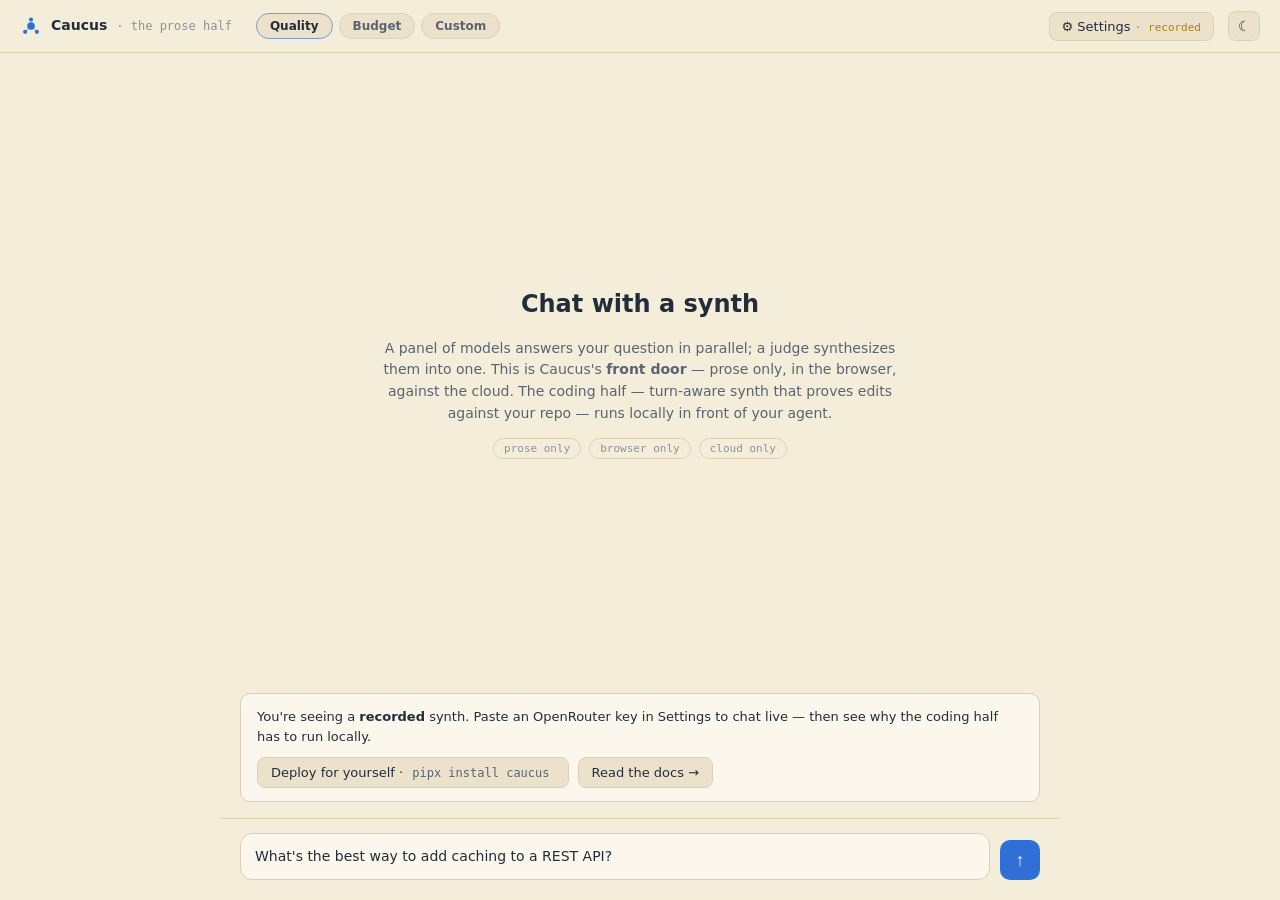
<file: demo/index.html>
<!doctype html>
<html lang="en">
<head>
<meta charset="utf-8">
<meta name="viewport" content="width=device-width, initial-scale=1">
<title>Caucus — the prose half</title>
<link rel="icon" type="image/svg+xml" href="data:image/svg+xml,<svg xmlns='http://www.w3.org/2000/svg' viewBox='0 0 64 64'><g stroke='%232f6fd6' stroke-width='3.4' stroke-linecap='round' opacity='.34' fill='none'><line x1='32' y1='32' x2='32' y2='13'/><line x1='32' y1='32' x2='15' y2='49'/><line x1='32' y1='32' x2='49' y2='49'/></g><g fill='%232f6fd6'><circle cx='32' cy='13' r='6'/><circle cx='15' cy='49' r='6'/><circle cx='49' cy='49' r='6'/><circle cx='32' cy='32' r='11'/></g></svg>">
<meta name="description" content="Chat with a synth: a panel of models answers, a judge synthesizes them into one. The front door to Caucus, a local sovereign synth proxy for coding agents.">
<style>
  :root{
    --mono:ui-monospace,"SF Mono",Menlo,Consolas,monospace;
    --sans:-apple-system,BlinkMacSystemFont,"Segoe UI",Roboto,system-ui,sans-serif;
  }
  :root,[data-theme="light"]{ /* light: cream bg + blue */
    --bg:#f4edda;--panel:#fbf7ec;--panel2:#ece2cb;--border:#ddd0b2;--text:#222d3b;
    --muted:#586472;--faint:#8892a0;--accent:#1f9d6b;--cloud:#2f6fd6;--judge:#4257c4;--warn:#b07d12;
    --blue:#2f6fd6;--cream:#b78a3d;--err:#cf4a4a;--topbar:rgba(244,237,218,.92);
  }
  [data-theme="dark"]{ /* dark: navy bg + cream + blue */
    --bg:#0e1622;--panel:#161f2e;--panel2:#1d2838;--border:#2a384b;--text:#f2ebd9;
    --muted:#9db0c6;--faint:#69788c;--accent:#63d0a6;--cloud:#5ea2ff;--judge:#ead9b3;--warn:#e3b54f;
    --blue:#5ea2ff;--cream:#ead9b3;--err:#f0857f;--topbar:rgba(14,22,34,.92);
  }
  .themebtn{background:var(--panel2);border:1px solid var(--border);color:var(--text);
    border-radius:8px;width:32px;height:30px;cursor:pointer;font-size:14px;line-height:1}
  *{box-sizing:border-box} html,body{height:100%}
  body{margin:0;background:var(--bg);color:var(--text);font-family:var(--sans);font-size:14px;
    line-height:1.55;display:flex;flex-direction:column}
  .top{display:flex;align-items:center;gap:14px;padding:11px 20px;border-bottom:1px solid var(--border)}
  .brand{font-weight:600;display:flex;align-items:center;gap:9px}
  .brandmark{display:inline-flex;color:var(--blue)}.brandmark svg{display:block}
  .brand small{color:var(--faint);font:400 12px var(--mono)}
  .presets{display:flex;gap:6px;margin-left:10px}
  .preset{background:var(--panel2);border:1px solid var(--border);color:var(--muted);font:600 12px var(--sans);
    padding:5px 13px;border-radius:20px;cursor:pointer}
  .preset.on{color:var(--text);border-color:color-mix(in srgb,var(--blue) 55%,var(--border))}
  .gear{margin-left:auto;background:var(--panel2);border:1px solid var(--border);color:var(--text);
    border-radius:8px;padding:6px 12px;cursor:pointer;font:13px var(--sans)}
  .modepill{font:11px var(--mono);color:var(--warn)}

  main{flex:1;min-height:0;display:flex;flex-direction:column;max-width:840px;width:100%;margin:0 auto}
  .transcript{flex:1;overflow-y:auto;padding:24px 20px;display:flex;flex-direction:column;gap:20px}
  .hero{margin:auto;text-align:center;max-width:540px;color:var(--muted)}
  .hero h1{color:var(--text);font-size:24px;margin:0 0 10px}
  .hero .walls{display:flex;gap:8px;justify-content:center;flex-wrap:wrap;margin-top:14px;font:11px var(--mono);color:var(--faint)}
  .hero .walls span{border:1px solid var(--border);border-radius:20px;padding:3px 10px}

  .msg{display:flex;gap:12px}
  .msg .who{width:30px;height:30px;border-radius:7px;flex-shrink:0;display:flex;align-items:center;
    justify-content:center;font:600 11px var(--mono);border:1px solid var(--border)}
  .msg.user .who{background:var(--panel2);color:var(--cloud)}
  .msg.bot .who{background:color-mix(in srgb,var(--judge) 20%,var(--panel2));color:var(--judge);
    border-color:color-mix(in srgb,var(--judge) 35%,var(--border))}
  .bubble{min-width:0;flex:1}
  .bubble .tag{font:11px var(--mono);color:var(--judge);margin-bottom:5px}
  .bubble .body{white-space:pre-wrap;word-wrap:break-word}
  .panel-toggle{margin-top:10px;font:12px var(--sans);color:var(--muted);background:var(--panel);
    border:1px solid var(--border);border-radius:8px;padding:7px 11px;cursor:pointer;display:inline-block}
  .panel-detail{margin-top:10px;display:none;gap:10px;grid-template-columns:1fr}
  .panel-detail.show{display:grid}
  @media(min-width:680px){.panel-detail.show{grid-template-columns:repeat(3,1fr)}}
  .pcol{background:var(--panel);border:1px solid var(--border);border-radius:9px;padding:11px;font-size:12.5px}
  .pcol h4{margin:0 0 6px;font:600 11px var(--mono);color:var(--cloud);display:flex;justify-content:space-between}
  .pcol .b{white-space:pre-wrap;color:var(--muted)}
  .synthing{color:var(--judge);font:12px var(--mono);display:inline-flex;align-items:center;gap:7px}
  .synthing .s{width:11px;height:11px;border:2px solid color-mix(in srgb,var(--judge) 35%,transparent);
    border-top-color:var(--judge);border-radius:50%;animation:rot .7s linear infinite}
  @keyframes rot{to{transform:rotate(360deg)}}

  .composer{display:flex;gap:10px;align-items:flex-end;padding:14px 20px 20px;border-top:1px solid var(--border)}
  .composer textarea{flex:1;resize:none;background:var(--panel);border:1px solid var(--border);border-radius:12px;
    padding:12px 14px;color:var(--text);font:14px var(--sans);max-height:180px;line-height:1.5}
  .composer textarea:focus{outline:none;border-color:var(--muted)}
  .composer button{width:40px;height:40px;border-radius:10px;border:0;cursor:pointer;background:var(--blue);
    color:var(--bg);font-size:18px;font-weight:700;flex-shrink:0}

  .banner{margin:0 20px 16px;background:var(--panel);border:1px solid var(--border);border-radius:10px;padding:13px 16px}
  .banner p{margin:0 0 10px;font-size:13px} .banner .ctas{display:flex;gap:9px;flex-wrap:wrap}
  .banner button{background:var(--panel2);border:1px solid var(--border);color:var(--text);border-radius:8px;
    padding:7px 13px;cursor:pointer;font:13px var(--sans)}
  code{font:12px var(--mono);background:var(--panel2);padding:1px 5px;border-radius:4px;color:var(--muted)}

  .sheet{position:fixed;inset:0;background:rgba(0,0,0,.5);display:none;align-items:center;justify-content:center;z-index:20}
  .sheet.show{display:flex}
  .sheet .box{background:var(--panel);border:1px solid var(--border);border-radius:14px;padding:22px;
    width:min(560px,92vw);max-height:88vh;overflow-y:auto}
  .sheet h3{margin:0 0 4px} .sheet .sub{color:var(--faint);font-size:12px;margin-bottom:16px}
  .sheet section{margin-bottom:18px} .sheet label{display:block;font:12px var(--mono);color:var(--muted);margin-bottom:5px}
  .layers{display:flex;gap:8px;flex-wrap:wrap}
  .layer{background:var(--panel2);border:1px solid var(--border);color:var(--muted);border-radius:8px;
    padding:7px 12px;cursor:pointer;font:13px var(--sans)}
  .layer.on{color:var(--text);border-color:color-mix(in srgb,var(--accent) 50%,var(--border))}
  .sheet input{width:100%;background:var(--bg);border:1px solid var(--border);border-radius:8px;padding:9px 11px;
    color:var(--text);font:12px var(--mono);margin-bottom:8px}
  .sheet .row{display:flex;gap:10px;align-items:center;flex-wrap:wrap}
  .fp{font:12px var(--mono);color:var(--accent)} .note{color:var(--faint);font-size:11.5px;margin-top:6px}
  .sheet .close{float:right;background:var(--panel2);border:1px solid var(--border);color:var(--text);
    border-radius:7px;padding:4px 11px;cursor:pointer}
</style>
</head>
<body>
  <div class="top">
    <div class="brand"><span class="brandmark" aria-hidden="true"><svg viewBox="0 0 64 64" width="22" height="22" fill="currentColor"><g stroke="currentColor" stroke-width="3.4" stroke-linecap="round" opacity=".34" fill="none"><line x1="32" y1="32" x2="32" y2="13"/><line x1="32" y1="32" x2="15" y2="49"/><line x1="32" y1="32" x2="49" y2="49"/></g><circle cx="32" cy="13" r="6"/><circle cx="15" cy="49" r="6"/><circle cx="49" cy="49" r="6"/><circle cx="32" cy="32" r="11"/></svg></span> Caucus <small>· the prose half</small></div>
    <div class="presets" id="presets">
      <span class="preset on" data-preset="quality">Quality</span>
      <span class="preset" data-preset="budget">Budget</span>
      <span class="preset" data-preset="custom">Custom</span>
    </div>
    <button class="gear" id="gear">⚙ Settings <span class="modepill" id="modepill">· recorded</span></button>
    <button class="themebtn" id="themebtn" title="Toggle light / dark" aria-label="Toggle theme">☾</button>
  </div>

  <main>
    <div class="transcript" id="transcript">
      <div class="hero" id="hero">
        <h1>Chat with a synth</h1>
        <p>A panel of models answers your question in parallel; a judge synthesizes them into one. This is
          Caucus's <b>front door</b> — prose only, in the browser, against the cloud. The coding half —
          turn-aware synth that proves edits against your repo — runs locally in front of your agent.</p>
        <div class="walls"><span>prose only</span><span>browser only</span><span>cloud only</span></div>
      </div>
    </div>
    <div class="banner" id="banner">
      <p id="bannerText">You're seeing a <b>recorded</b> synth. Paste an OpenRouter key in Settings to chat live —
        then see why the coding half has to run locally.</p>
      <div class="ctas">
        <button onclick="window.open('https://github.com/NakliTechie/caucus','_blank')">Deploy for yourself · <code>pipx install caucus</code></button>
        <button onclick="window.open('https://github.com/NakliTechie/caucus#readme','_blank')">Read the docs →</button>
      </div>
    </div>
    <form class="composer" id="composer">
      <textarea id="input" rows="1" placeholder="Ask anything…  (Enter to send)">What's the best way to add caching to a REST API?</textarea>
      <button type="submit" aria-label="Send">↑</button>
    </form>
  </main>

  <div class="sheet" id="sheet">
    <div class="box">
      <button class="close" id="close">close</button>
      <h3>Settings</h3>
      <div class="sub">Caucus's demo is a single static file — a client, not a proxy. It never calls a backend and never touches local Ollama.</div>
      <section>
        <label>Layer</label>
        <div class="layers" id="layers">
          <span class="layer on" data-layer="canned">▶ Recorded run</span>
          <span class="layer" data-layer="shared">🎁 Shared free key</span>
          <span class="layer" data-layer="byok">🔑 Your OpenRouter key</span>
        </div>
        <div class="note" id="layernote">A recorded real run — zero keys, bulletproof. What every first-time visitor sees.</div>
      </section>
      <section id="byoksec" style="display:none">
        <label>OpenRouter API key (browser-only — never leaves this page except to OpenRouter)</label>
        <input id="key" type="password" placeholder="sk-or-..." autocomplete="off">
        <div class="row"><label style="margin:0"><input type="checkbox" id="persist"> remember on this device</label>
          <span class="fp" id="keyfp"></span>
          <button class="close" id="forget" style="display:none;float:none">forget</button></div>
      </section>
      <section>
        <label>Panel (comma-separated OpenRouter models) — used by Custom + live layers</label>
        <input id="panel" type="text" value="openai/gpt-4o-mini, anthropic/claude-3.5-haiku, google/gemini-flash-1.5">
        <label>Judge</label>
        <input id="judge" type="text" value="openai/gpt-4o-mini">
      </section>
    </div>
  </div>

<script>
"use strict";
const $=id=>document.getElementById(id);
const esc=s=>String(s).replace(/[&<>"]/g,c=>({"&":"&amp;","<":"&lt;",">":"&gt;",'"':"&quot;"}[c]));
const OPENROUTER="https://openrouter.ai/api/v1/chat/completions";
let layer="canned", preset="quality";

// Layer 2 — shared free key, funded at DEPLOY time (public by design). Empty here → explains + falls back.
const SHARED_KEY="", SHARED_CAP=40, SHARED_USES="caucus_demo_shared_uses";
const sharedLeft=()=>Math.max(0,SHARED_CAP-(+localStorage.getItem(SHARED_USES)||0));
const spendShared=()=>localStorage.setItem(SHARED_USES,String((+localStorage.getItem(SHARED_USES)||0)+1));

// Preset panels (Quality vs Budget); Custom reads the Settings inputs.
const PRESETS={
  quality:{panel:["openai/gpt-4o","anthropic/claude-3.5-sonnet","google/gemini-pro-1.5"],judge:"anthropic/claude-3.5-sonnet"},
  budget:{panel:["openai/gpt-4o-mini","anthropic/claude-3.5-haiku","google/gemini-flash-1.5"],judge:"openai/gpt-4o-mini"},
};
function combo(){ if(preset==="custom") return {panel:$("panel").value.split(",").map(s=>s.trim()).filter(Boolean),judge:$("judge").value.trim()}; return PRESETS[preset]; }

const CANNED={
  panel:[
    {model:"openai/gpt-4o",text:"Start at the HTTP layer: set explicit Cache-Control (max-age, s-maxage, stale-while-revalidate) and ETag/Last-Modified on cacheable GETs, then put a CDN or reverse proxy (Varnish, Cloudflare) in front so public reads never touch your app. Mark anything user-specific as private or no-store."},
    {model:"anthropic/claude-3.5-sonnet",text:"For expensive computed responses, use an application cache (Redis) with the cache-aside pattern: look up, miss → compute → store with a TTL. The hard part is invalidation — tie cache keys to the entities they derive from and bust them on write. Keep TTLs short for volatile data, longer for stable reads."},
    {model:"google/gemini-pro-1.5",text:"Decide what to cache before how: profile for read-heavy, recomputed-often endpoints. Design cache keys that include all inputs that change the output (path, query, auth scope). Protect against thundering-herd with a lock or request coalescing so a cold key doesn't trigger N simultaneous recomputes."}
  ],
  judge:"Layer your caching rather than picking one:\n\n1. HTTP + CDN for public GETs — Cache-Control (s-maxage, stale-while-revalidate) + ETags, fronted by a CDN/reverse proxy so reads never hit your app. Mark user-specific responses private/no-store.\n2. Application cache-aside (Redis) for expensive computed responses — look up → on miss compute and store with a TTL. Make invalidation first-class: key by the entities a response derives from and bust on write; short TTLs for volatile data.\n3. Operational guards — cache keys must include every input that changes the output (path, query, auth scope); add request coalescing / a lock to prevent stampedes on cold keys.\n\nTrade-off: aggressive TTLs maximise hit-rate but risk staleness — start conservative and lengthen where correctness allows."
};

// ---- chat plumbing ----
function addUser(text){ $("hero")?.remove();
  $("transcript").insertAdjacentHTML("beforeend",
    `<div class="msg user"><div class="who">you</div><div class="bubble"><div class="body">${esc(text)}</div></div></div>`);
  scroll(); }
function addBot(){ const id="b"+Date.now();
  $("transcript").insertAdjacentHTML("beforeend",
    `<div class="msg bot" id="${id}"><div class="who">synth</div><div class="bubble">
      <div class="tag" id="${id}-tag"><span class="synthing"><span class="s"></span>panel answering…</span></div>
      <div class="body" id="${id}-body"></div>
      <button class="panel-toggle" id="${id}-pt" style="display:none">▾ show the 3 model answers</button>
      <div class="panel-detail" id="${id}-pd"></div></div></div>`);
  scroll(); return id; }
function scroll(){ const t=$("transcript"); t.scrollTop=t.scrollHeight; }

// in-memory key cache: holds the BYOK key for the session (loaded from IndexedDB on start if remembered)
let memKey="";
function currentKey(){ if(layer==="byok") return $("key").value.trim()||memKey||"";
  if(layer==="shared") return SHARED_KEY; return ""; }

async function streamModel(key,model,q,onDelta){
  const r=await fetch(OPENROUTER,{method:"POST",headers:{"Authorization":"Bearer "+key,"Content-Type":"application/json",
    "HTTP-Referer":location.origin,"X-Title":"Caucus demo"},
    body:JSON.stringify({model,messages:[{role:"user",content:q}],stream:true})});
  if(!r.ok) throw new Error(r.status===402?"shared key drained":"HTTP "+r.status);
  const rd=r.body.getReader(),dec=new TextDecoder();let buf="",acc="";
  for(;;){const{done,value}=await rd.read();if(done)break;buf+=dec.decode(value,{stream:true});
    let nl;while((nl=buf.indexOf("\n"))>=0){const line=buf.slice(0,nl).trim();buf=buf.slice(nl+1);
      if(!line.startsWith("data:"))continue;const d=line.slice(5).trim();if(d==="[DONE]")continue;
      try{const t=JSON.parse(d).choices?.[0]?.delta?.content||"";if(t){acc+=t;onDelta&&onDelta(acc);}}catch(_){}}}
  return acc; }

function renderPanel(id,panel){
  $(id+"-pd").innerHTML=panel.map((p,i)=>`<div class="pcol"><h4><span>${esc(p.model)}</span><span id="${id}-s${i}">…</span></h4><div class="b" id="${id}-pb${i}">${esc(p.text||"")}</div></div>`).join("");
  const pt=$(id+"-pt"); pt.style.display="inline-block";
  pt.onclick=()=>{const pd=$(id+"-pd");pd.classList.toggle("show");pt.textContent=(pd.classList.contains("show")?"▴ hide":"▾ show")+" the model answers";};
}
function typeInto(el,text,done){let i=0;el.textContent="";(function step(){if(i>=text.length){done&&done();return;}el.textContent+=text.slice(i,i+4);i+=4;setTimeout(step,12);})();}

async function synth(q){
  const id=addBot();
  if(layer==="canned"){
    renderPanel(id,CANNED.panel.map(p=>({model:p.model,text:""})));
    CANNED.panel.forEach((p,i)=>{$(id+"-s"+i).textContent="recorded";setTimeout(()=>typeInto($(id+"-pb"+i),p.text),150*i);});
    $(id+"-tag").innerHTML='<span class="synthing"><span class="s"></span>judge synthesizing…</span>';
    setTimeout(()=>{$(id+"-tag").textContent="✦ synthesized · recorded run";typeInto($(id+"-body"),CANNED.judge);setBanner("canned");},1200);
    return;
  }
  const key=currentKey();
  if(layer==="shared" && (!SHARED_KEY||sharedLeft()<=0)){ $(id+"-tag").textContent="";
    $(id+"-body").innerHTML=`<span style="color:var(--warn)">${SHARED_KEY?"shared key drained (prepaid cap)":"no shared key is funded in this build"} — paste your own in ⚙ Settings, or watch the recording.</span>`;
    layer="canned"; return synth(q).then(()=>{}); }
  if(layer==="byok" && !key){ $(id+"-tag").textContent="";
    $(id+"-body").innerHTML='<span style="color:var(--warn)">Paste an OpenRouter key in ⚙ Settings to chat live.</span>'; return; }
  if(layer==="shared") spendShared();

  const c=combo(); const panel=c.panel.map(m=>({model:m,text:""}));
  renderPanel(id,panel);
  let answers;
  try{
    answers=await Promise.all(c.panel.map((m,i)=>{$(id+"-s"+i).textContent="…";
      return streamModel(key,m,q,acc=>{$(id+"-pb"+i).textContent=acc;}).then(a=>{$(id+"-s"+i).textContent="✓";return a;});}));
  }catch(e){ $(id+"-tag").textContent="";
    $(id+"-body").innerHTML=`<span style="color:var(--err)">${esc(e.message)}</span> — falling back to the recording.`;
    layer="canned"; return synth(q); }
  $(id+"-tag").innerHTML='<span class="synthing"><span class="s"></span>judge synthesizing…</span>';
  const jp="You are the judge in a panel. Synthesize ONE best answer from the candidates — reconcile, resolve contradictions, cover gaps. Be concise.\n\nQuestion: "+q+"\n\n"+answers.map((a,i)=>`Candidate ${i+1} (${c.panel[i]}):\n${a}`).join("\n\n");
  try{ await streamModel(key,c.judge,jp,acc=>{$(id+"-tag").textContent="✦ synthesized from "+c.panel.length+" models";$(id+"-body").textContent=acc;}); setBanner("byok"); }
  catch(e){ $(id+"-tag").textContent="✦ synthesized"; }
}

// ---- BYOK persistence → IndexedDB ----
// The BYOK key lives in IndexedDB (db 'caucus-demo', store 'keys', id 'openrouter') when 'remember
// on this device' is ticked; otherwise it stays only in memory (memKey) for the session. No localStorage.
const IDB_NAME="caucus-demo", IDB_STORE="keys", IDB_ID="openrouter";
function idbOpen(){return new Promise((res,rej)=>{const r=indexedDB.open(IDB_NAME,1);
  r.onupgradeneeded=()=>{const db=r.result;if(!db.objectStoreNames.contains(IDB_STORE))db.createObjectStore(IDB_STORE);};
  r.onsuccess=()=>res(r.result);r.onerror=()=>rej(r.error);});}
function idbSaveKey(k){return idbOpen().then(db=>new Promise((res,rej)=>{const tx=db.transaction(IDB_STORE,"readwrite");
  tx.objectStore(IDB_STORE).put(k,IDB_ID);tx.oncomplete=()=>res();tx.onerror=()=>rej(tx.error);})).catch(()=>{});}
function idbGetKey(){return idbOpen().then(db=>new Promise((res,rej)=>{const tx=db.transaction(IDB_STORE,"readonly");
  const g=tx.objectStore(IDB_STORE).get(IDB_ID);g.onsuccess=()=>res(g.result||"");g.onerror=()=>rej(g.error);})).catch(()=>"");}
function idbDeleteKey(){return idbOpen().then(db=>new Promise((res,rej)=>{const tx=db.transaction(IDB_STORE,"readwrite");
  tx.objectStore(IDB_STORE).delete(IDB_ID);tx.oncomplete=()=>res();tx.onerror=()=>rej(tx.error);})).catch(()=>{});}

const fp=k=>{if(!k)return"";let h=0;for(const c of k)h=(h*31+c.charCodeAt(0))>>>0;return"fp:"+h.toString(16).slice(0,8);};
function refreshKey(){const k=currentKey();$("keyfp").textContent=k&&layer==="byok"?fp(k):"";$("forget").style.display=k&&layer==="byok"?"":"none";}
$("key").addEventListener("input",()=>{const k=$("key").value.trim();memKey=k;if($("persist").checked&&k)idbSaveKey(k);refreshKey();});
$("persist").addEventListener("change",()=>{const k=$("key").value.trim();if($("persist").checked){if(k)idbSaveKey(k);}else{idbDeleteKey();}});
$("forget").addEventListener("click",()=>{idbDeleteKey();memKey="";$("key").value="";$("persist").checked=false;refreshKey();});
// On load: await the IndexedDB lookup so a remembered key rehydrates the field + memory.
idbGetKey().then(k=>{if(k){memKey=k;$("key").value=k;$("persist").checked=true;refreshKey();}});

// ---- UI wiring ----
function setMode(){ $("modepill").textContent="· "+(layer==="canned"?"recorded":layer==="shared"?"shared key":"your key"); }
function setBanner(ctx){ $("bannerText").innerHTML=ctx==="byok"
  ? "That was the prose half — just API calls, which a browser can do. The coding half can't live here: a web page is a client, not a proxy, so it can't sit in front of your agent or sandbox-and-test edits against your repo. That runs locally: <code>pipx install caucus</code>."
  : "You're seeing a <b>recorded</b> synth. Paste an OpenRouter key in Settings to chat live — then see why the coding half has to run locally."; }
document.querySelectorAll(".preset").forEach(p=>p.addEventListener("click",()=>{preset=p.dataset.preset;
  document.querySelectorAll(".preset").forEach(x=>x.classList.toggle("on",x===p));
  if(preset==="custom"){$("sheet").classList.add("show");} }));
document.querySelectorAll(".layer").forEach(l=>l.addEventListener("click",()=>{layer=l.dataset.layer;
  document.querySelectorAll(".layer").forEach(x=>x.classList.toggle("on",x===l));
  $("byoksec").style.display=layer==="byok"?"block":"none";
  $("layernote").textContent=layer==="canned"?"A recorded real run — zero keys, bulletproof. What every first-time visitor sees."
    :layer==="shared"?"OpenRouter, prepaid-capped, no auto-reload. Public-by-design key dropped in at deploy; empty here → falls back to the recording."
    :"Your key → live synth. Tick to persist to this browser only (IndexedDB), never sent anywhere but OpenRouter.";
  setMode(); refreshKey(); }));
$("gear").addEventListener("click",()=>$("sheet").classList.add("show"));
$("close").addEventListener("click",()=>$("sheet").classList.remove("show"));
$("sheet").addEventListener("click",e=>{if(e.target===$("sheet"))$("sheet").classList.remove("show");});

function send(){const q=$("input").value.trim();if(!q)return;$("input").value="";autosize();addUser(q);synth(q);}
$("composer").addEventListener("submit",e=>{e.preventDefault();send();});
$("input").addEventListener("keydown",e=>{if(e.key==="Enter"&&!e.shiftKey){e.preventDefault();send();}});
function autosize(){const i=$("input");i.style.height="auto";i.style.height=Math.min(180,i.scrollHeight)+"px";}
$("input").addEventListener("input",autosize);
setMode();

// ---- theme (light cream default / dark navy) ----
function applyTheme(t){document.documentElement.setAttribute("data-theme",t);
  try{localStorage.setItem("caucus-theme",t);}catch(_){}$("themebtn").textContent=t==="dark"?"☀":"☾";}
let _th;try{_th=localStorage.getItem("caucus-theme");}catch(_){}
applyTheme(_th||(matchMedia("(prefers-color-scheme: dark)").matches?"dark":"light"));
$("themebtn").addEventListener("click",()=>applyTheme(
  document.documentElement.getAttribute("data-theme")==="dark"?"light":"dark"));
</script>
</body>
</html>
</file>
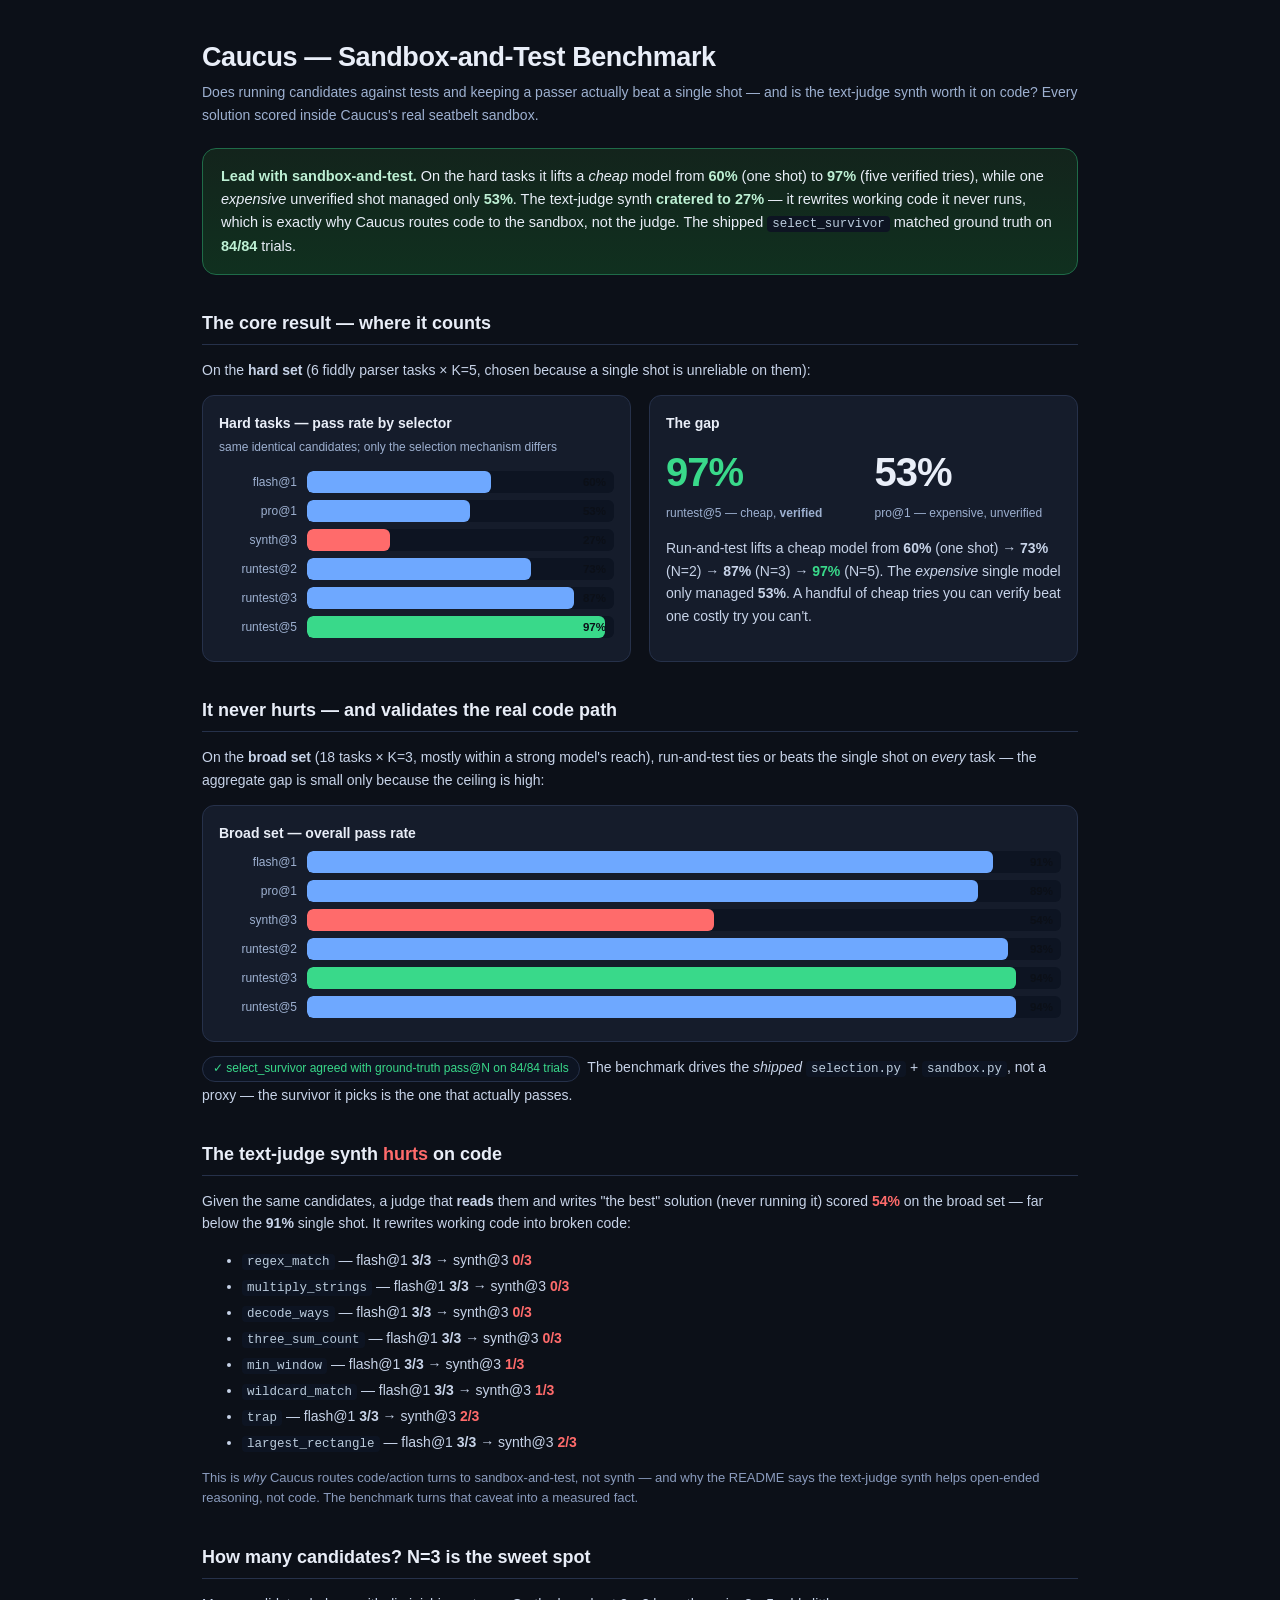
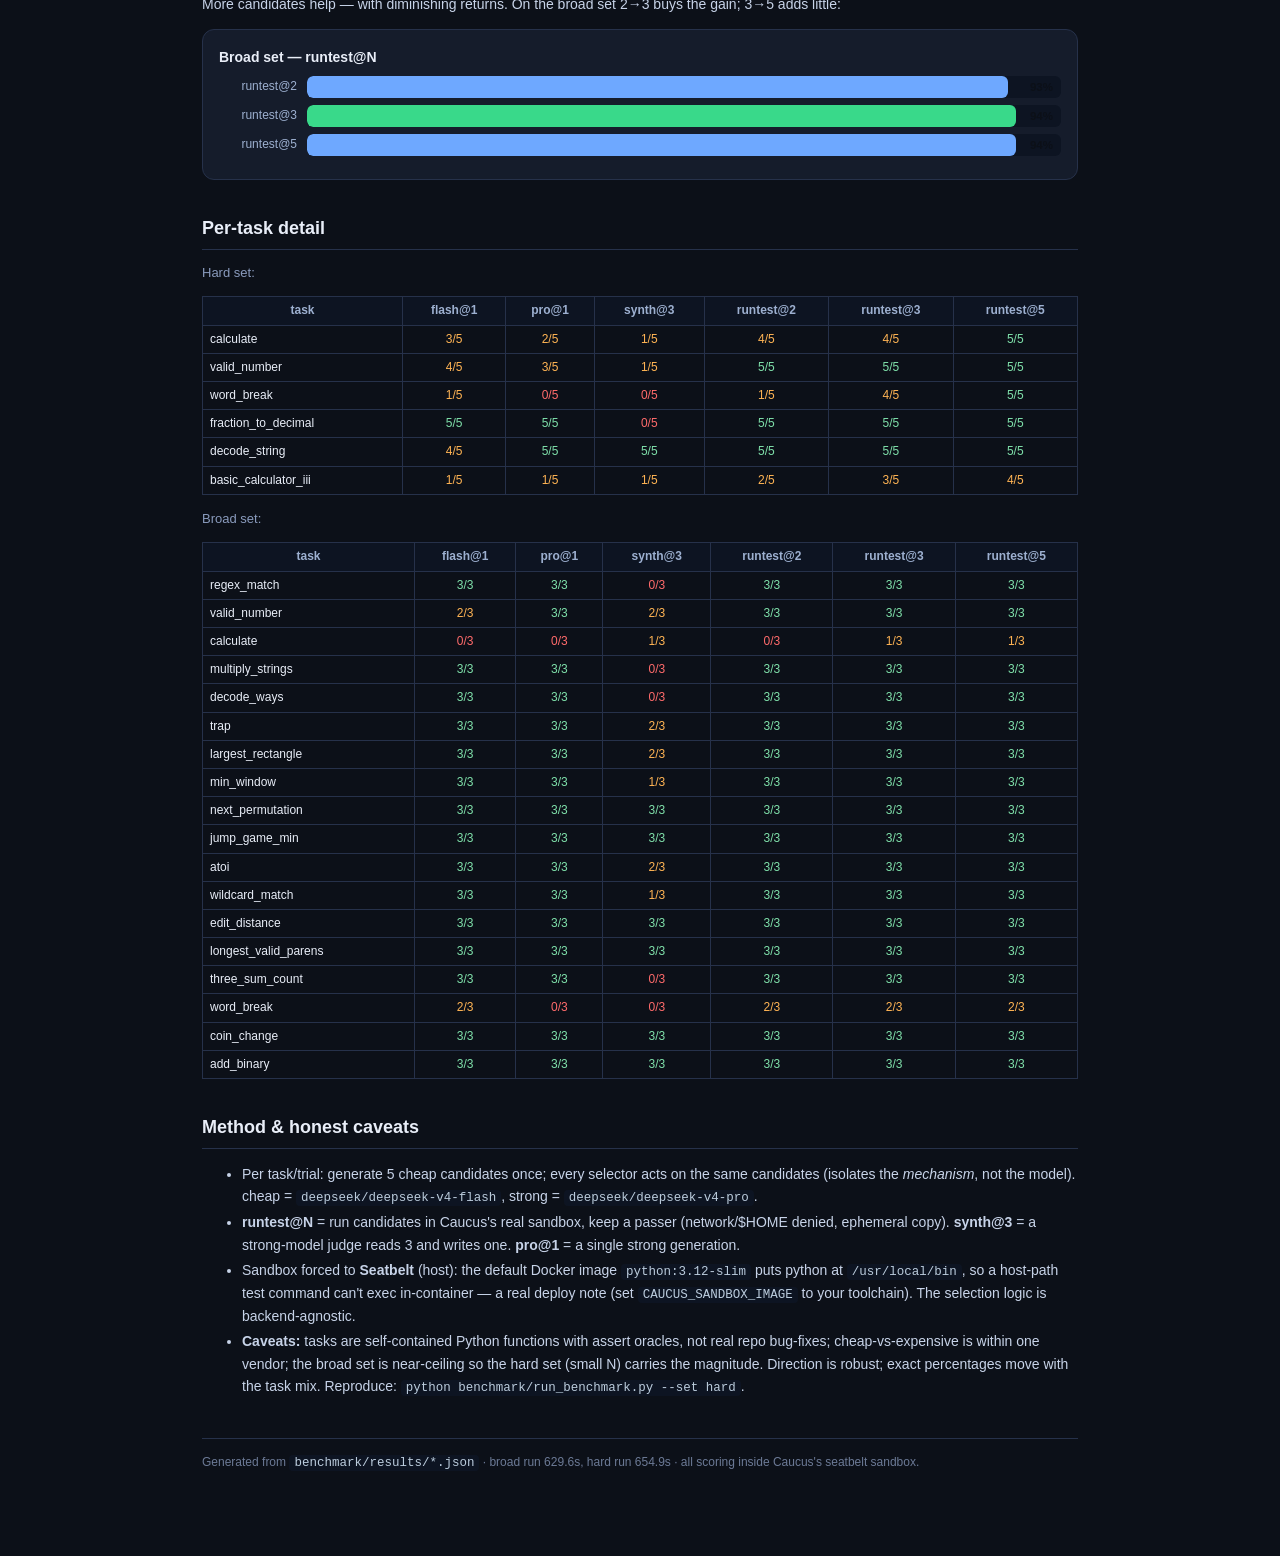
<file: benchmark/report.html>
<!doctype html>
<html lang="en"><head><meta charset="utf-8"><meta name="viewport" content="width=device-width, initial-scale=1">
<title>Caucus — Sandbox-and-Test Benchmark</title>
<style>
  :root{--bg:#0c1018;--panel:#151c2b;--line:#26314a;--ink:#e9eef8;--dim:#9db0d0;--acc:#6ea8ff;
        --hero:#39d98a;--bad:#ff6b6b;--warn:#ffb454;}
  *{box-sizing:border-box}
  body{margin:0;background:var(--bg);color:var(--ink);font:15px/1.6 -apple-system,BlinkMacSystemFont,"Segoe UI",sans-serif}
  .wrap{max-width:920px;margin:0 auto;padding:36px 22px 90px}
  h1{font-size:27px;margin:0 0 2px;letter-spacing:-.4px}
  .sub{color:var(--dim);margin:0 0 22px}
  h2{font-size:18px;margin:34px 0 10px;border-bottom:1px solid var(--line);padding-bottom:6px}
  .verdict{background:linear-gradient(180deg,#13241c,#10301f);border:1px solid #1f6b48;border-radius:14px;
           padding:16px 18px;margin:0 0 26px;font-size:14.5px}
  .verdict b{color:#bdf0d4}
  .grid2{display:grid;grid-template-columns:1fr 1fr;gap:18px}
  @media(max-width:680px){.grid2{grid-template-columns:1fr}}
  .card{background:var(--panel);border:1px solid var(--line);border-radius:12px;padding:16px}
  .card h3{margin:0 0 4px;font-size:14px}
  .card .cap{color:var(--dim);font-size:12px;margin:0 0 14px}
  .bar{display:flex;align-items:center;gap:10px;margin:7px 0}
  .blab{width:78px;font-size:12px;color:var(--dim);text-align:right;flex:none}
  .btrack{position:relative;flex:1;background:#0d1422;border-radius:6px;height:22px;overflow:hidden}
  .bfill{height:100%;border-radius:6px}
  .bfill.hero{background:var(--hero)} .bfill.norm{background:var(--acc)} .bfill.bad{background:var(--bad)}
  .bpct{position:absolute;right:8px;top:50%;transform:translateY(-50%);font-size:11.5px;font-weight:700;color:#0c1018}
  .big{font-size:40px;font-weight:800;letter-spacing:-1px}
  .big.hero{color:var(--hero)} .big.bad{color:var(--bad)}
  .kpis{display:flex;gap:22px;flex-wrap:wrap;margin:6px 0 0}
  .kpi{flex:1;min-width:120px} .kpi .l{color:var(--dim);font-size:12px}
  p{color:#c7d3e8;font-size:14px} p.note{color:#8a9bbd;font-size:13px}
  ul{font-size:14px;color:#c7d3e8} li{margin:3px 0}
  code{color:#bcd;background:#0d1422;padding:1px 5px;border-radius:4px;font-size:12.5px}
  .red{color:var(--bad)}
  table.tt{width:100%;border-collapse:collapse;margin:6px 0;font-size:12px}
  table.tt th,table.tt td{border:1px solid var(--line);padding:4px 7px;text-align:center}
  table.tt th{background:#0d1422;color:var(--dim);font-weight:600}
  table.tt td.tn{text-align:left;color:var(--ink)}
  table.tt td.good{color:#7fe0aa} table.tt td.zero{color:var(--bad)} table.tt td.part{color:var(--warn)}
  .pill{display:inline-block;background:#0d1422;border:1px solid var(--line);border-radius:20px;
        padding:2px 10px;font-size:12px;color:var(--dim);margin:2px 4px 2px 0}
  .ok{color:var(--hero)}
  footer{color:#6c7a96;font-size:12px;margin-top:40px;border-top:1px solid var(--line);padding-top:14px}
</style></head><body><div class="wrap">
  <h1>Caucus — Sandbox-and-Test Benchmark</h1>
  <p class="sub">Does running candidates against tests and keeping a passer actually beat a single shot — and is the text-judge synth worth it on code? Every solution scored inside Caucus's real seatbelt sandbox.</p>

  <div class="verdict"><b>Lead with sandbox-and-test.</b> On the hard tasks it lifts a <i>cheap</i> model from <b>60%</b> (one shot) to <b>97%</b> (five verified tries), while one <i>expensive</i> unverified shot managed only <b>53%</b>. The text-judge synth <b class='red'>cratered to 27%</b> — it rewrites working code it never runs, which is exactly why Caucus routes code to the sandbox, not the judge. The shipped <code>select_survivor</code> matched ground truth on <b>84/84</b> trials.</div>

  <h2>The core result — where it counts</h2>
  <p>On the <b>hard set</b> (6 fiddly parser tasks × K=5, chosen because a single shot is unreliable on them):</p>
  <div class="grid2">
    <div class="card">
      <h3>Hard tasks — pass rate by selector</h3>
      <p class="cap">same identical candidates; only the selection mechanism differs</p>
      <div class="bar"><div class="blab">flash@1</div><div class="btrack"><div class="bfill norm" style="width:60%"></div><span class="bpct">60%</span></div></div>
<div class="bar"><div class="blab">pro@1</div><div class="btrack"><div class="bfill norm" style="width:53%"></div><span class="bpct">53%</span></div></div>
<div class="bar"><div class="blab">synth@3</div><div class="btrack"><div class="bfill bad" style="width:27%"></div><span class="bpct">27%</span></div></div>
<div class="bar"><div class="blab">runtest@2</div><div class="btrack"><div class="bfill norm" style="width:73%"></div><span class="bpct">73%</span></div></div>
<div class="bar"><div class="blab">runtest@3</div><div class="btrack"><div class="bfill norm" style="width:87%"></div><span class="bpct">87%</span></div></div>
<div class="bar"><div class="blab">runtest@5</div><div class="btrack"><div class="bfill hero" style="width:97%"></div><span class="bpct">97%</span></div></div>
    </div>
    <div class="card">
      <h3>The gap</h3>
      <div class="kpis">
        <div class="kpi"><div class="big hero">97%</div><div class="l">runtest@5 — cheap, <b>verified</b></div></div>
        <div class="kpi"><div class="big">53%</div><div class="l">pro@1 — expensive, unverified</div></div>
      </div>
      <p style="margin-top:14px">Run-and-test lifts a cheap model from <b>60%</b> (one shot) → <b>73%</b> (N=2) → <b>87%</b> (N=3) → <b class="ok">97%</b> (N=5). The <i>expensive</i> single model only managed <b>53%</b>. A handful of cheap tries you can verify beat one costly try you can't.</p>
    </div>
  </div>

  <h2>It never hurts — and validates the real code path</h2>
  <p>On the <b>broad set</b> (18 tasks × K=3, mostly within a strong model's reach), run-and-test ties or beats the single shot on <i>every</i> task — the aggregate gap is small only because the ceiling is high:</p>
  <div class="card"><h3>Broad set — overall pass rate</h3><div class="bar"><div class="blab">flash@1</div><div class="btrack"><div class="bfill norm" style="width:91%"></div><span class="bpct">91%</span></div></div>
<div class="bar"><div class="blab">pro@1</div><div class="btrack"><div class="bfill norm" style="width:89%"></div><span class="bpct">89%</span></div></div>
<div class="bar"><div class="blab">synth@3</div><div class="btrack"><div class="bfill bad" style="width:54%"></div><span class="bpct">54%</span></div></div>
<div class="bar"><div class="blab">runtest@2</div><div class="btrack"><div class="bfill norm" style="width:93%"></div><span class="bpct">93%</span></div></div>
<div class="bar"><div class="blab">runtest@3</div><div class="btrack"><div class="bfill hero" style="width:94%"></div><span class="bpct">94%</span></div></div>
<div class="bar"><div class="blab">runtest@5</div><div class="btrack"><div class="bfill norm" style="width:94%"></div><span class="bpct">94%</span></div></div></div>
  <p style="margin-top:12px"><span class="pill ok">✓ select_survivor agreed with ground-truth pass@N on 84/84 trials</span> The benchmark drives the <i>shipped</i> <code>selection.py</code> + <code>sandbox.py</code>, not a proxy — the survivor it picks is the one that actually passes.</p>

  <h2>The text-judge synth <span class="red">hurts</span> on code</h2>
  <p>Given the same candidates, a judge that <b>reads</b> them and writes "the best" solution (never running it) scored <b class="red">54%</b> on the broad set — far below the <b>91%</b> single shot. It rewrites working code into broken code:</p>
  <ul><li><code>regex_match</code> — flash@1 <b>3/3</b> → synth@3 <b class='red'>0/3</b></li><li><code>multiply_strings</code> — flash@1 <b>3/3</b> → synth@3 <b class='red'>0/3</b></li><li><code>decode_ways</code> — flash@1 <b>3/3</b> → synth@3 <b class='red'>0/3</b></li><li><code>three_sum_count</code> — flash@1 <b>3/3</b> → synth@3 <b class='red'>0/3</b></li><li><code>min_window</code> — flash@1 <b>3/3</b> → synth@3 <b class='red'>1/3</b></li><li><code>wildcard_match</code> — flash@1 <b>3/3</b> → synth@3 <b class='red'>1/3</b></li><li><code>trap</code> — flash@1 <b>3/3</b> → synth@3 <b class='red'>2/3</b></li><li><code>largest_rectangle</code> — flash@1 <b>3/3</b> → synth@3 <b class='red'>2/3</b></li></ul>
  <p class="note">This is <i>why</i> Caucus routes code/action turns to sandbox-and-test, not synth — and why the README says the text-judge synth helps open-ended reasoning, not code. The benchmark turns that caveat into a measured fact.</p>

  <h2>How many candidates? N=3 is the sweet spot</h2>
  <p>More candidates help — with diminishing returns. On the broad set 2→3 buys the gain; 3→5 adds little:</p>
  <div class="card"><h3>Broad set — runtest@N</h3><div class="bar"><div class="blab">runtest@2</div><div class="btrack"><div class="bfill norm" style="width:93%"></div><span class="bpct">93%</span></div></div>
<div class="bar"><div class="blab">runtest@3</div><div class="btrack"><div class="bfill hero" style="width:94%"></div><span class="bpct">94%</span></div></div>
<div class="bar"><div class="blab">runtest@5</div><div class="btrack"><div class="bfill norm" style="width:94%"></div><span class="bpct">94%</span></div></div></div>

  <h2>Per-task detail</h2>
  <p class="note">Hard set:</p><table class='tt'><tr><th>task</th><th>flash@1</th><th>pro@1</th><th>synth@3</th><th>runtest@2</th><th>runtest@3</th><th>runtest@5</th></tr><tr><td class='tn'>calculate</td><td class="part">3/5</td><td class="part">2/5</td><td class="part">1/5</td><td class="part">4/5</td><td class="part">4/5</td><td class="good">5/5</td></tr><tr><td class='tn'>valid_number</td><td class="part">4/5</td><td class="part">3/5</td><td class="part">1/5</td><td class="good">5/5</td><td class="good">5/5</td><td class="good">5/5</td></tr><tr><td class='tn'>word_break</td><td class="part">1/5</td><td class="zero">0/5</td><td class="zero">0/5</td><td class="part">1/5</td><td class="part">4/5</td><td class="good">5/5</td></tr><tr><td class='tn'>fraction_to_decimal</td><td class="good">5/5</td><td class="good">5/5</td><td class="zero">0/5</td><td class="good">5/5</td><td class="good">5/5</td><td class="good">5/5</td></tr><tr><td class='tn'>decode_string</td><td class="part">4/5</td><td class="good">5/5</td><td class="good">5/5</td><td class="good">5/5</td><td class="good">5/5</td><td class="good">5/5</td></tr><tr><td class='tn'>basic_calculator_iii</td><td class="part">1/5</td><td class="part">1/5</td><td class="part">1/5</td><td class="part">2/5</td><td class="part">3/5</td><td class="part">4/5</td></tr></table>
  <p class="note" style="margin-top:14px">Broad set:</p><table class='tt'><tr><th>task</th><th>flash@1</th><th>pro@1</th><th>synth@3</th><th>runtest@2</th><th>runtest@3</th><th>runtest@5</th></tr><tr><td class='tn'>regex_match</td><td class="good">3/3</td><td class="good">3/3</td><td class="zero">0/3</td><td class="good">3/3</td><td class="good">3/3</td><td class="good">3/3</td></tr><tr><td class='tn'>valid_number</td><td class="part">2/3</td><td class="good">3/3</td><td class="part">2/3</td><td class="good">3/3</td><td class="good">3/3</td><td class="good">3/3</td></tr><tr><td class='tn'>calculate</td><td class="zero">0/3</td><td class="zero">0/3</td><td class="part">1/3</td><td class="zero">0/3</td><td class="part">1/3</td><td class="part">1/3</td></tr><tr><td class='tn'>multiply_strings</td><td class="good">3/3</td><td class="good">3/3</td><td class="zero">0/3</td><td class="good">3/3</td><td class="good">3/3</td><td class="good">3/3</td></tr><tr><td class='tn'>decode_ways</td><td class="good">3/3</td><td class="good">3/3</td><td class="zero">0/3</td><td class="good">3/3</td><td class="good">3/3</td><td class="good">3/3</td></tr><tr><td class='tn'>trap</td><td class="good">3/3</td><td class="good">3/3</td><td class="part">2/3</td><td class="good">3/3</td><td class="good">3/3</td><td class="good">3/3</td></tr><tr><td class='tn'>largest_rectangle</td><td class="good">3/3</td><td class="good">3/3</td><td class="part">2/3</td><td class="good">3/3</td><td class="good">3/3</td><td class="good">3/3</td></tr><tr><td class='tn'>min_window</td><td class="good">3/3</td><td class="good">3/3</td><td class="part">1/3</td><td class="good">3/3</td><td class="good">3/3</td><td class="good">3/3</td></tr><tr><td class='tn'>next_permutation</td><td class="good">3/3</td><td class="good">3/3</td><td class="good">3/3</td><td class="good">3/3</td><td class="good">3/3</td><td class="good">3/3</td></tr><tr><td class='tn'>jump_game_min</td><td class="good">3/3</td><td class="good">3/3</td><td class="good">3/3</td><td class="good">3/3</td><td class="good">3/3</td><td class="good">3/3</td></tr><tr><td class='tn'>atoi</td><td class="good">3/3</td><td class="good">3/3</td><td class="part">2/3</td><td class="good">3/3</td><td class="good">3/3</td><td class="good">3/3</td></tr><tr><td class='tn'>wildcard_match</td><td class="good">3/3</td><td class="good">3/3</td><td class="part">1/3</td><td class="good">3/3</td><td class="good">3/3</td><td class="good">3/3</td></tr><tr><td class='tn'>edit_distance</td><td class="good">3/3</td><td class="good">3/3</td><td class="good">3/3</td><td class="good">3/3</td><td class="good">3/3</td><td class="good">3/3</td></tr><tr><td class='tn'>longest_valid_parens</td><td class="good">3/3</td><td class="good">3/3</td><td class="good">3/3</td><td class="good">3/3</td><td class="good">3/3</td><td class="good">3/3</td></tr><tr><td class='tn'>three_sum_count</td><td class="good">3/3</td><td class="good">3/3</td><td class="zero">0/3</td><td class="good">3/3</td><td class="good">3/3</td><td class="good">3/3</td></tr><tr><td class='tn'>word_break</td><td class="part">2/3</td><td class="zero">0/3</td><td class="zero">0/3</td><td class="part">2/3</td><td class="part">2/3</td><td class="part">2/3</td></tr><tr><td class='tn'>coin_change</td><td class="good">3/3</td><td class="good">3/3</td><td class="good">3/3</td><td class="good">3/3</td><td class="good">3/3</td><td class="good">3/3</td></tr><tr><td class='tn'>add_binary</td><td class="good">3/3</td><td class="good">3/3</td><td class="good">3/3</td><td class="good">3/3</td><td class="good">3/3</td><td class="good">3/3</td></tr></table>

  <h2>Method &amp; honest caveats</h2>
  <ul>
    <li>Per task/trial: generate 5 cheap candidates once; every selector acts on the same candidates (isolates the <i>mechanism</i>, not the model). cheap = <code>deepseek/deepseek-v4-flash</code>, strong = <code>deepseek/deepseek-v4-pro</code>.</li>
    <li><b>runtest@N</b> = run candidates in Caucus's real sandbox, keep a passer (network/$HOME denied, ephemeral copy). <b>synth@3</b> = a strong-model judge reads 3 and writes one. <b>pro@1</b> = a single strong generation.</li>
    <li>Sandbox forced to <b>Seatbelt</b> (host): the default Docker image <code>python:3.12-slim</code> puts python at <code>/usr/local/bin</code>, so a host-path test command can't exec in-container — a real deploy note (set <code>CAUCUS_SANDBOX_IMAGE</code> to your toolchain). The selection logic is backend-agnostic.</li>
    <li><b>Caveats:</b> tasks are self-contained Python functions with assert oracles, not real repo bug-fixes; cheap-vs-expensive is within one vendor; the broad set is near-ceiling so the hard set (small N) carries the magnitude. Direction is robust; exact percentages move with the task mix. Reproduce: <code>python benchmark/run_benchmark.py --set hard</code>.</li>
  </ul>

  <footer>Generated from <code>benchmark/results/*.json</code> · broad run 629.6s, hard run 654.9s · all scoring inside Caucus's seatbelt sandbox.</footer>
</div></body></html>
</file>
